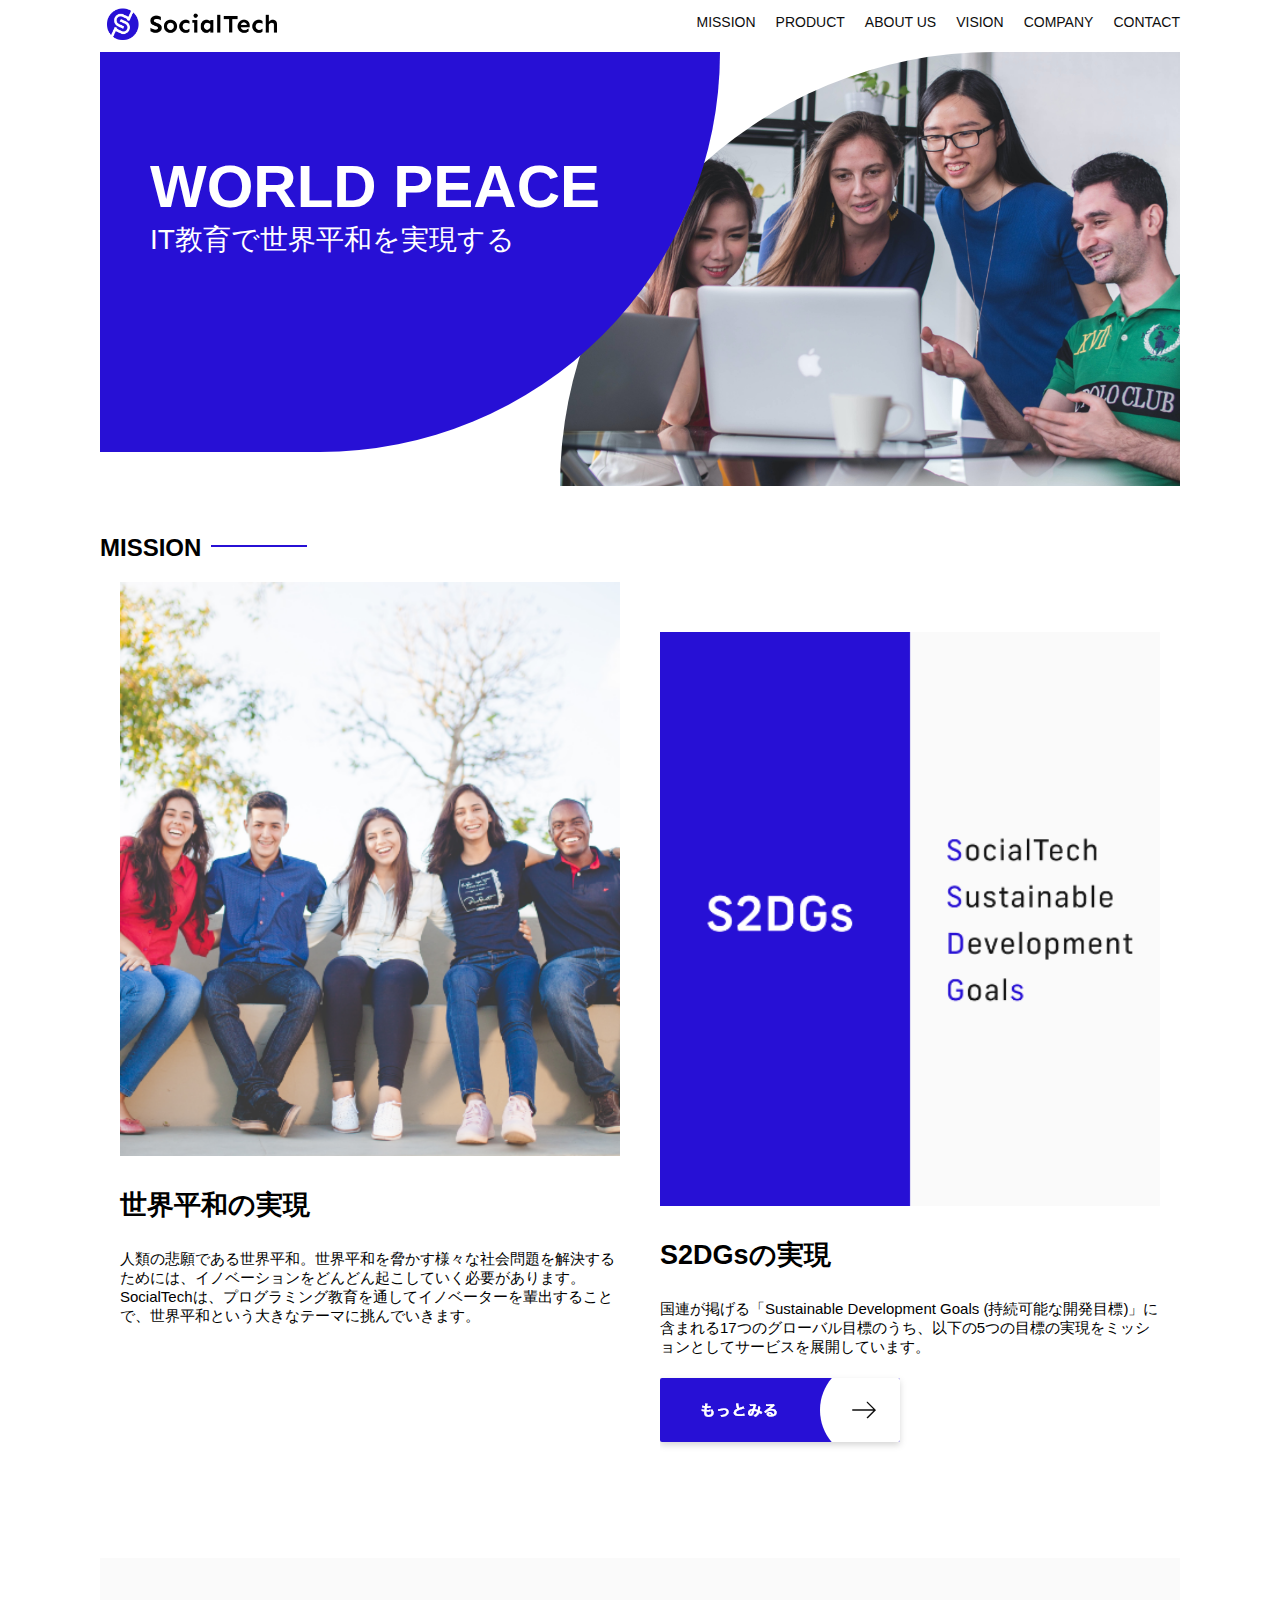
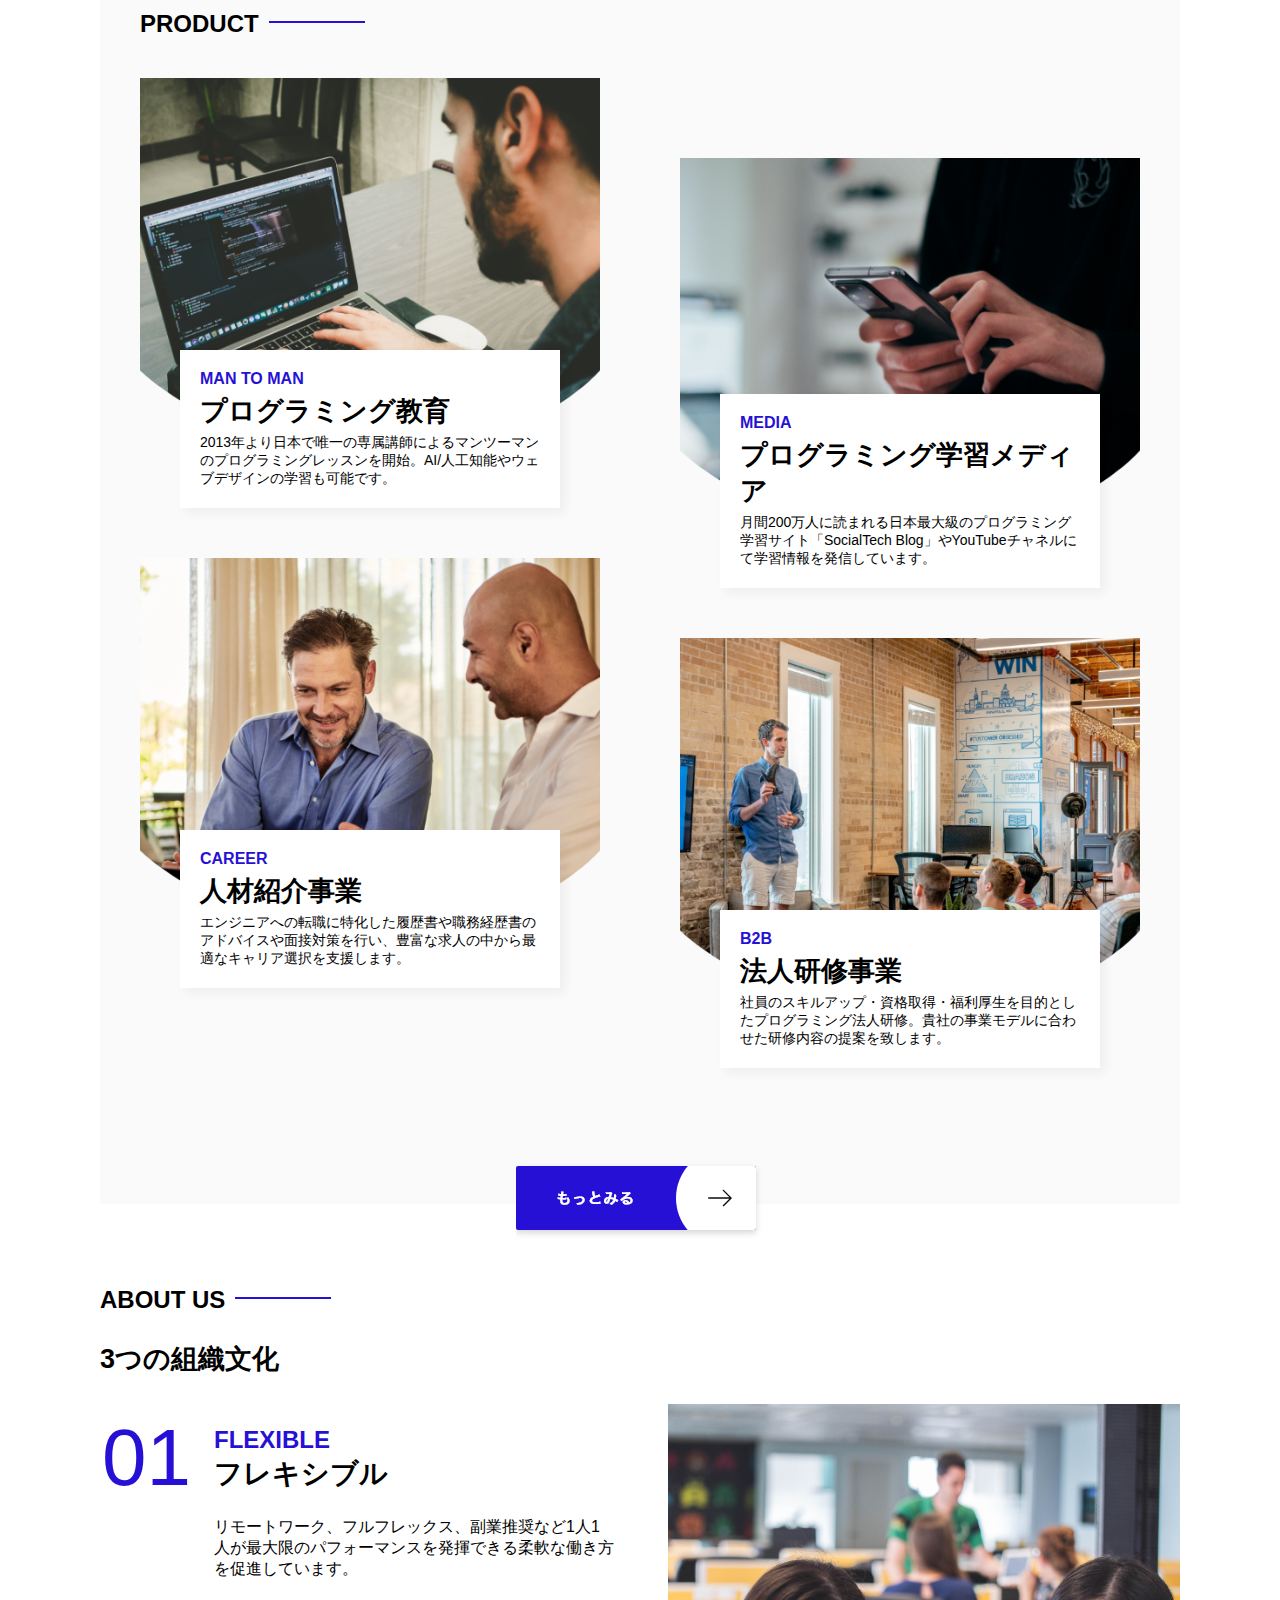
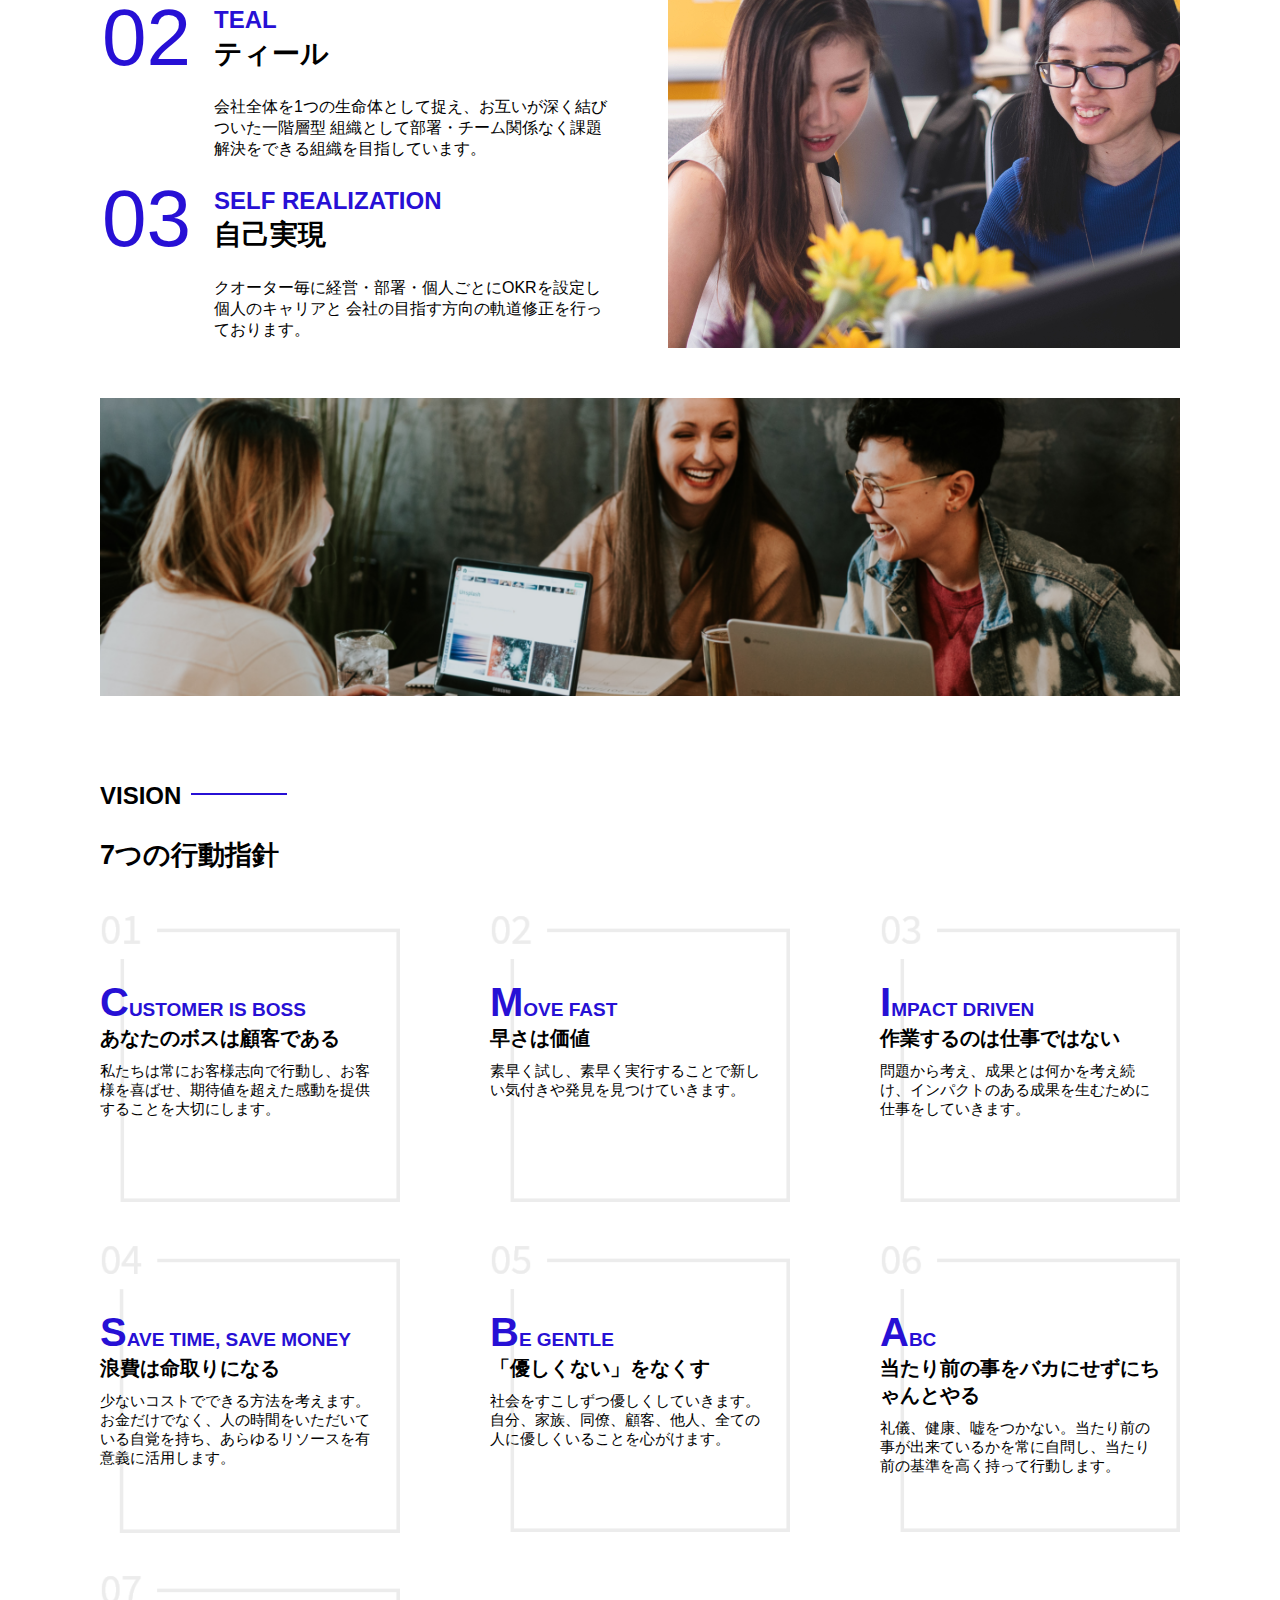
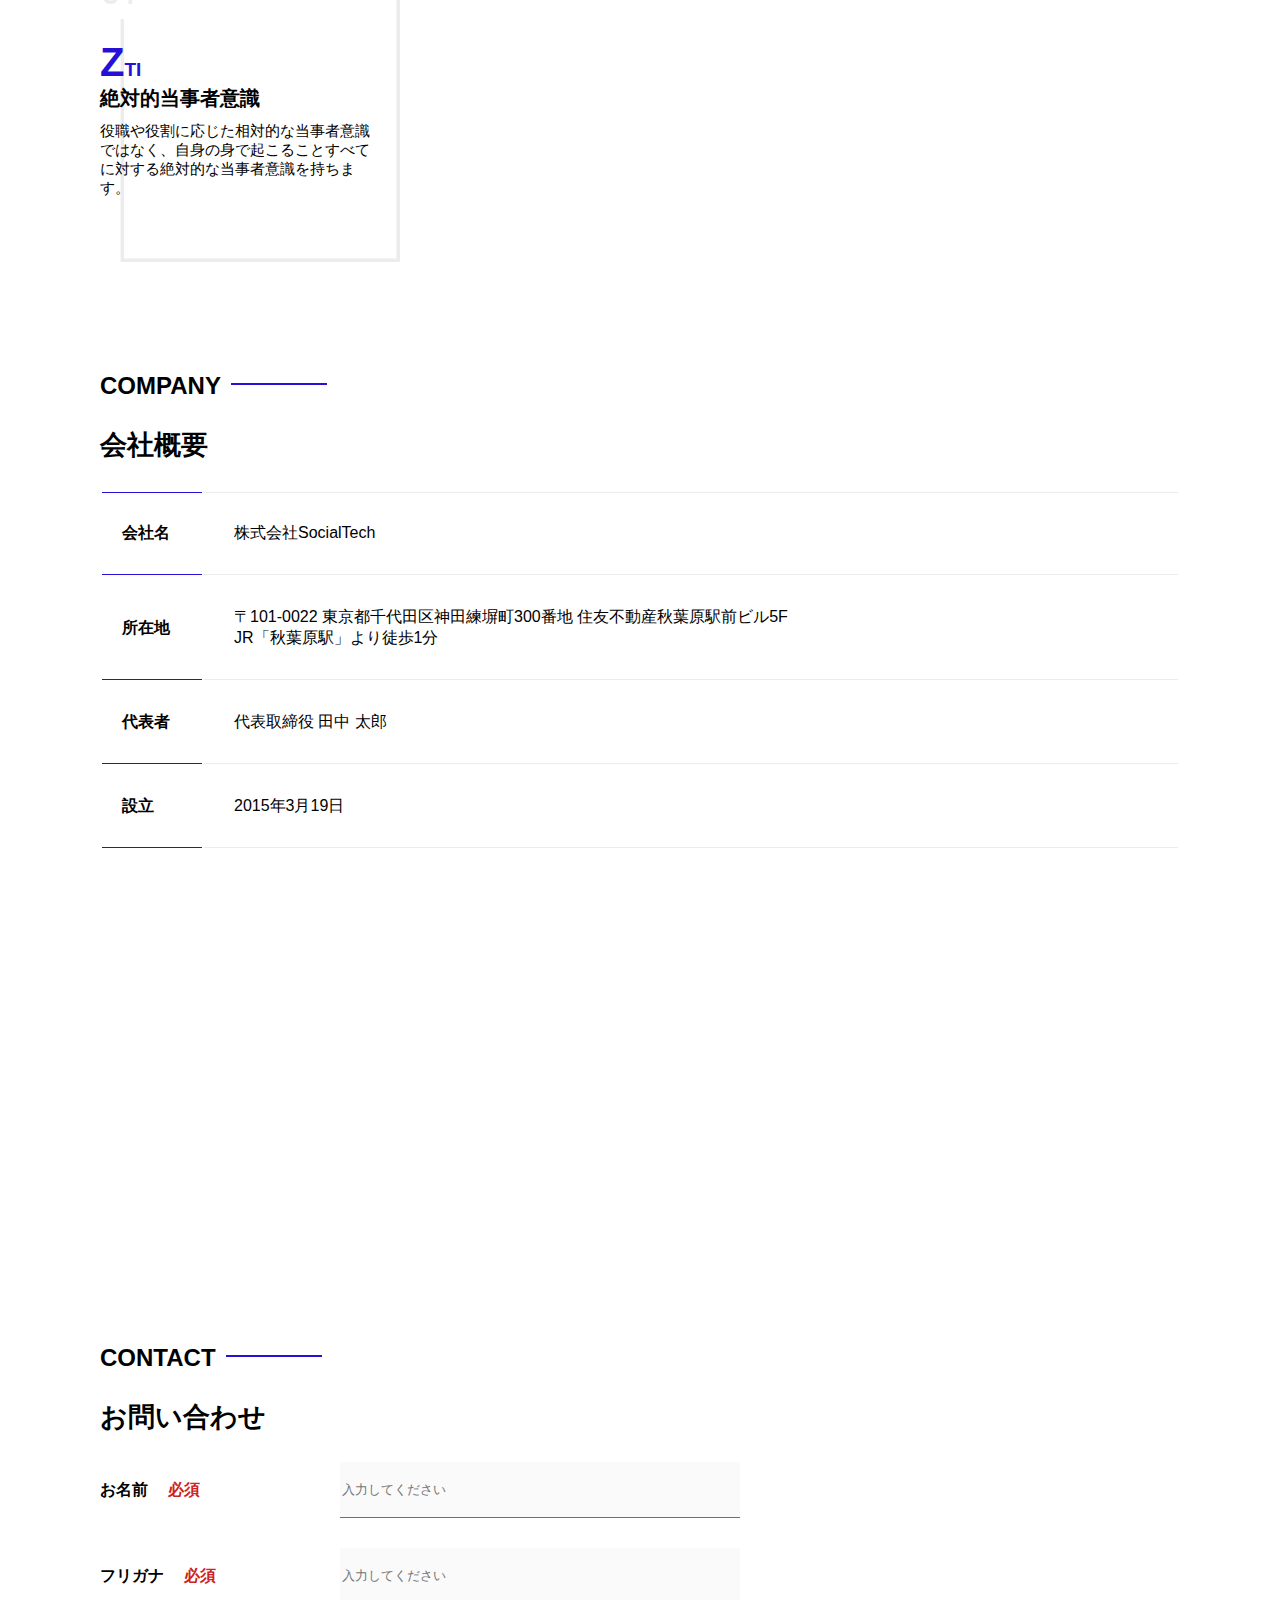
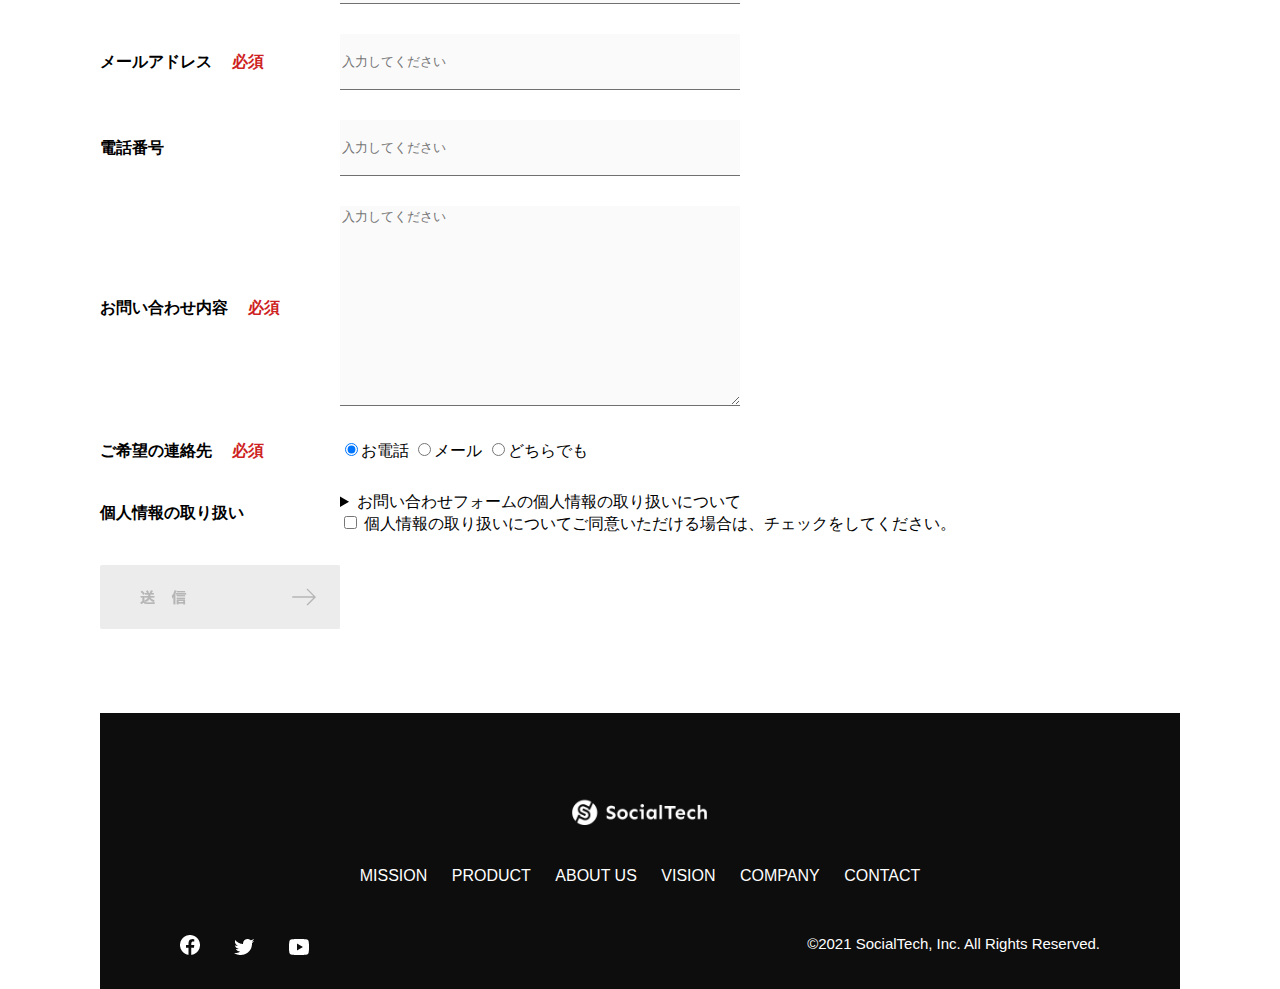
<file: index.html>
<!DOCTYPE html>
<html lang="ja">
  <head>
    <title>SocialTech</title>
    <meta charset="UTF-8">
    <meta name="viewport" content="width=device-width, initial-scale=1.0">
    <meta name="description" content="SocialTechはEdTech業界のリーディングカンパニーを目指します">
    <link rel="stylesheet" href="style.css">
  </head>
  <body>
    <!-- ヘッダー -->
    <header>
      <!-- ロゴ -->
      <a href="index.html" id="logo">
        <img src="images/logo.png" alt="トップページに戻る">
      </a>
      <!-- PC用ナビゲーション -->
      <nav id="nav-pc">
        <ul>
          <li><a href="mission.html">MISSION</a></li>
          <li><a href="product.html">PRODUCT</a></li>
          <li><a href="index.html#aboutus">ABOUT US</a></li>
          <li><a href="index.html#vision">VISION</a></li>
          <li><a href="index.html#company">COMPANY</a></li>
          <li><a href="index.html#contact">CONTACT</a></li>
        </ul>
      </nav>
      <!-- スマホ用メニューボタン -->
      <button id="menu-sp" onclick="document.getElementById('nav-sp').style.display = 'block'">
        <img src="images/button-menu.png" alt="ナビゲーションを開く">
      </button>
      <!-- スマホ用ナビゲーション -->
      <!-- nav-spというidを持つ要素（今回の場合はスマートフォン用ナビゲーション）に対し、クリック（タップ）時にdisplay: none;というスタイルを適用する -->
      <div id="nav-sp">
        <button id="close" onclick="document.getElementById('nav-sp').style.display = 'none'">
          <img src="images/button-close.png" alt="ナビゲーションを閉じる">
        </button>

        <nav>
          <ul>
            <li>
              <a id="logo-sp" href="index.html" onclick="document.getElementById('nav-sp').style.display = 'none'"><img src="images/logo-sp.png" alt="トップページに戻る"></a>
            </li>
            <li><a class="menu" href="mission.html" onclick="document.getElementById('nav-sp').style.display = 'none'">MISSION</a></li>
            <li><a class="menu" href="product.html" onclick="document.getElementById('nav-sp').style.display = 'none'">PRODUCT</a></li>
            <li><a class="menu" href="index.html#aboutus" onclick="document.getElementById('nav-sp').style.display = 'none'">ABOUT US</a></li>
            <li><a class="menu" href="index.html#vision" onclick="document.getElementById('nav-sp').style.display = 'none'">VISION</a></li>
            <li><a class="menu" href="index.html#company" onclick="document.getElementById('nav-sp').style.display = 'none'">COMPANY</a></li>
            <li><a class="menu" href="index.html#contact" onclick="document.getElementById('nav-sp').style.display = 'none'">CONTACT</a></li>
          </ul>
        </nav>
        <div id="sns">
          <a href="https://www.facebook.com/sejuku2013">
            <img src="images/button-facebook.png" alt="Facebookのリンク">
          </a>
          <a href="https://twitter.com/samuraijuku">
            <img src="images/button-twitter.png" alt="Twitterのリンク">
          </a>
          <a href="https://www.youtube.com/channel/UCCFOQO5aDK0xXam4cUQXT8g">
            <img src="images/button-youtube.png" alt="YouTubeのリンク">
          </a>
        </div>    
      </div>
 </header>
 <main>
  <article>
    <!-- メインビジュアル -->
    <section id="main-visual">
      <div id="main-message">
        <h1>WORLD PEACE</h1>
        <p>IT教育で世界平和を実現する</p>
      </div>
      <img src="images/index/index-main.png" alt="PCの周りに集まる多国籍の仲間たち">
    </section>     
    <!-- ミッション -->
    <section id="mission">
      <h2 class="index-h2">MISSION</h2>
      <div id="mission-flex">
        <div>
          <img id="mission-photo" src="images/index/index-mission.png" alt="屋外のベンチで写真を撮影する多国籍の仲間たち">
          <h3>世界平和の実現</h3>
          <p>人類の悲願である世界平和。世界平和を脅かす様々な社会問題を解決するためには、イノベーションをどんどん起こしていく必要があります。SocialTechは、プログラミング教育を通してイノベーターを輩出することで、世界平和という大きなテーマに挑んでいきます。
          </p>
        </div>
        <div>
          <img id="s2dgs" src="images/index/s2dgs.png" alt="S2DGs">
          <h3>S2DGsの実現</h3>
          <p>国連が掲げる「Sustainable Development Goals (持続可能な開発目標)」に含まれる17つのグローバル目標のうち、以下の5つの目標の実現をミッションとしてサービスを展開しています。</p>
          <a href="mission.html">
            <img src="images/button-more.png" alt="もっとみる">     
          </a>
        </div>
      </div>
    </section>
    <!-- プロダクト -->
    <section id="product">
      <h2 class="index-h2">PRODUCT</h2>
      <div class="product-flex">
        <div id="product-left">
          <div>
            <img class="product-photo" src="images/index/index-mantoman.png" alt="PCでコードを書く男性">
            <div class="product-explain">
              <span>MAN TO MAN</span>
              <h3>プログラミング教育</h3>
              <p>2013年より日本で唯一の専属講師によるマンツーマンのプログラミングレッスンを開始。AI/人工知能やウェブデザインの学習も可能です。</p>
            </div>
          </div>
          <div>
            <img class="product-photo" src="images/index/index-career.png" alt="笑顔で話し合う2人の男性">
            <div class="product-explain">
              <span>CAREER</span>
              <h3>人材紹介事業</h3>
              <p>エンジニアへの転職に特化した履歴書や職務経歴書のアドバイスや面接対策を行い、豊富な求人の中から最適なキャリア選択を支援します。</p>
            </div>
          </div>  
        </div>
        <div id="product-right">
          <div>
            <img class="product-photo" src="images/index/index-media.png" alt="スマートフォンを操作する人">
            <div class="product-explain">
              <span>MEDIA</span>
              <h3>プログラミング学習メディア</h3>
              <p>月間200万人に読まれる日本最大級のプログラミング学習サイト「SocialTech Blog」やYouTubeチャネルにて学習情報を発信しています。</p>
            </div>
          </div>
          <div>
            <img class="product-photo" src="images/index/index-b2b.png" alt="講演中の男性とそれを聴く人々">
            <div class="product-explain">
              <span>B2B</span>
              <h3>法人研修事業</h3>
              <p>社員のスキルアップ・資格取得・福利厚生を目的としたプログラミング法人研修。貴社の事業モデルに合わせた研修内容の提案を致します。</p>
            </div>
          </div>
        </div>
      </div>
      <div id="product-more">
        <a href="product.html">
          <img src="images/button-more.png" alt="もっとみる">
        </a>
      </div>
    </section>
    <!-- ABOUT US -->
    <section id="aboutus">
      <h2 class="index-h2">ABOUT US</h2>
      <h3>3つの組織文化</h3>
      <div>
        <table class="culture-table">
          <tr>
            <td class="culture-num">01</td>
            <th><span class="culture-en">FLEXIBLE</span><br>フレキシブル</th>
          </tr>
          <tr>
            <td>
              <!-- 空のセル -->
            </td>
            <td class="culture-description">リモートワーク、フルフレックス、副業推奨など1人1人が最大限のパフォーマンスを発揮できる柔軟な働き方を促進しています。</td>
          </tr>
          <tr>
            <td class="culture-num">02</td>
            <th><span class="culture-en">TEAL</span><br>ティール</th>
          </tr>
          <tr>
            <td>
              <!-- 空のセル -->
            </td>
            <td class="culture-description">会社全体を1つの生命体として捉え、お互いが深く結びついた一階層型 組織として部署・チーム関係なく課題解決をできる組織を目指しています。</td>
          </tr>
          <tr>
            <td class="culture-num">03</td>
            <th><span class="culture-en">SELF REALIZATION</span><br>自己実現</th>
          </tr>
          <tr>
            <td>
              <!-- 空のセル -->
            </td>
            <td class="culture-description">クオーター毎に経営・部署・個人ごとにOKRを設定し個人のキャリアと 会社の目指す方向の軌道修正を行っております。</td>
          </tr>
        </table>
        <img class="culture-img" src="images/index/index-aboutus1.png" alt="笑顔で話し合う2人の女性">
      </div>
      <img class="culture-img2" src="images/index/index-aboutus2.png" alt="笑顔で話し合う3人の男女">
    </section>
    <!-- VISION -->
    <section id="vision">
      <h2 class="index-h2">VISION</h2>
      <h3>7つの行動指針</h3>
      <div>
        <div class="vision-box">
          <img src="images/index/vision-01.png" alt="01">
          <div>
            <h4>CUSTOMER IS BOSS</h4>
            <h5>あなたのボスは顧客である</h5>
            <p>私たちは常にお客様志向で行動し、お客様を喜ばせ、期待値を超えた感動を提供することを大切にします。</p>
          </div>
        </div>
        <div class="vision-box">
          <img src="images/index/vision-02.png" alt="02">
          <div>
            <h4>MOVE FAST</h4>
            <h5>早さは価値</h5>
            <p>素早く試し、素早く実行することで新しい気付きや発見を見つけていきます。</p>
          </div>
        </div>
        <div class="vision-box">
          <img src="images/index/vision-03.png" alt="03">
          <div>
            <h4>IMPACT DRIVEN</h4>
            <h5>作業するのは仕事ではない</h5>
            <p>問題から考え、成果とは何かを考え続け、インパクトのある成果を生むために仕事をしていきます。</p>
          </div>
        </div>
        <div class="vision-box">
          <img src="images/index/vision-04.png" alt="04">
          <div>
            <h4>SAVE TIME, SAVE MONEY</h4>
            <h5>浪費は命取りになる</h5>
            <p>少ないコストでできる方法を考えます。お金だけでなく、人の時間をいただいている自覚を持ち、あらゆるリソースを有意義に活用します。</p>
          </div>
        </div>
        <div class="vision-box">
          <img src="images/index/vision-05.png" alt="05">
          <div>
            <h4>BE GENTLE</h4>
            <h5>「優しくない」をなくす</h5>
            <p>社会をすこしずつ優しくしていきます。自分、家族、同僚、顧客、他人、全ての人に優しくいることを心がけます。</p>
          </div>
        </div>
        <div class="vision-box">
          <img src="images/index/vision-06.png" alt="06">
          <div>
            <h4>ABC</h4>
            <h5>当たり前の事をバカにせずにちゃんとやる</h5>
            <p>礼儀、健康、嘘をつかない。当たり前の事が出来ているかを常に自問し、当たり前の基準を高く持って行動します。</p>
          </div>
        </div>
        <div class="vision-box">
          <img src="images/index/vision-07.png" alt="07">
          <div>
            <h4>ZTI</h4>
            <h5>絶対的当事者意識</h5>
            <p>役職や役割に応じた相対的な当事者意識ではなく、自身の身で起こることすべてに対する絶対的な当事者意識を持ちます。</p>
          </div>
        </div>
      </div>
    </section>
    <!-- COMPANY -->
    <section id="company">
      <h2 class="index-h2">COMPANY</h2>
      <h3>会社概要</h3>
        <table id="company-table">
          <tr>
            <th class="tableheader tableheader-first">会社名</th>
            <td class="cell cell-first">株式会社SocialTech</td>
          </tr>
          <tr>
            <th class="tableheader">所在地</th>
            <td class="cell">〒101-0022 東京都千代田区神田練塀町300番地 住友不動産秋葉原駅前ビル5F<br>JR「秋葉原駅」より徒歩1分</td>
          </tr>
          <tr>
            <th class="tableheader">代表者</th>
            <td class="cell">代表取締役 田中 太郎</td>
          </tr>
          <tr>
            <th class="tableheader">設立</th>
            <td class="cell">2015年3月19日</td>
          </tr>
        </table>
        <iframe
          src="https://www.google.com/maps/embed?pb=!1m14!1m8!1m3!1d12960.275416078066!2d139.7746526!3d35.6999232!3m2!1i1024!2i768!4f13.1!3m3!1m2!1s0x60188fee13660e23%3A0x77137876edf742ac!2z5L2P5Y-L5LiN5YuV55Sj56eL6JGJ5Y6f6aeF5YmN44OT44Or!5e0!3m2!1sja!2sjp!4v1733148648154!5m2!1sja!2sjp" width="600" height="450" style="border:0;" allowfullscreen="" loading="lazy" referrerpolicy="no-referrer-when-downgrade"
          style="border: 0" allowfullscreen="" loading="lazy">
        </iframe>              
    </section>
    <!-- お問い合わせフォーム -->
    <section id="contact">
      <h2 class="index-h2">CONTACT</h2>
      <h3>お問い合わせ</h3>
      <form>
        <div>
          <div class="contact-heading">
            <label class="contact-label">お名前<span class="contact-span">必須</span></label>
          </div>
          <div>
            <input type="text" name="name" placeholder="入力してください" class="contact-textbox">
          </div>                    
        </div>
        <div>
          <div class="contact-heading">
            <label class="contact-label">フリガナ<span class="contact-span">必須</span></label>
          </div>
          <div>
            <input type="text" name="hurigana" placeholder="入力してください" class="contact-textbox">
          </div>
        </div>
        <div>
          <div class="contact-heading">
            <label class="contact-label">メールアドレス<span class="contact-span">必須</span></label>
          </div>
          <div>
            <input type="text" name="email" placeholder="入力してください" class="contact-textbox">
          </div>
        </div>
        <div>
          <div class="contact-heading">
            <label class="contact-label">電話番号</label>
          </div>
          <div>
            <input type="text" name="tel" placeholder="入力してください" class="contact-textbox">
          </div>
        </div>
        <div>
          <div class="contact-heading">
            <label class="contact-label">お問い合わせ内容<span class="contact-span">必須</span></label>
          </div>
          <div>
            <textarea class="contact-textarea" placeholder="入力してください" name="message"></textarea>
          </div>
        </div>
        <div>
          <div class="contact-heading">
            <label class="contact-label">ご希望の連絡先<span class="contact-span">必須</span></label>
          </div>
          <div>
            <input class="radiobutton" type="radio" value="tel" name="contact" checked><label>お電話</label>
            <input class="radiobutton" type="radio" value="mail" name="contact"><label>メール</label>
            <input class="radiobutton" type="radio" value="both" name="contact"><label>どちらでも</label>
          </div>
        </div>
        <div>
          <div class="contact-heading">
            <label class="contact-label">個人情報の取り扱い</label>
          </div>
          <div>
            <details>
              <summary>お問い合わせフォームの個人情報の取り扱いについて</summary>
              <div>
                <dl>
                  <dt>１．組織の名称又は氏名</dt>
                  <dd>株式会社SocialTech</dd>
                  <dt>２．個人情報保護管理者（若しくはその代理人）の氏名又は職名、所属及び連絡先</dt>
                  <dd>
                    <p>鈴木 一郎 コーポレート部</p>
                    <p>メールアドレス：samurai@example.com</p>
                    <p>TEL：03-1234-5678</p>
                  </dd>
                  <dt>３．個人情報の利用目的</dt>
                  <dd>
                    <ul>
                      <li>・本サービス及び本サービスに関連する情報の提供又はそれらに関する連絡のため</li>
                      <li>・ユーザーの本人確認のため</li>
                      <li>・当社サービスのご案内のため</li>
                      <li>・当社の商品等の広告または宣伝（電子メールによるものを含むものとします。）</li>
                    </ul>
                  </dd>
                  <dt>４．個人情報の取り扱い業務の委託</dt>
                  <dd>個人情報の取扱業務の全部または一部を外部に業務委託する場合があります。その際、弊社は、個人情報を適切に保護できる管理体制を敷き実行していることを条件として委託先を厳選したうえで、機密保持契約を委託先と締結し、お客様の個人情報を厳密に管理させます。</dd>
                  <dt>５．個人情報の開示等の請求</dt>
                  <dd>
                    お客様は、弊社に対してご自身の個人情報の開示等（利用目的の通知、開示、内容の訂正・追加・削除、利用の停止または消去、第三者への提供の停止）に関して、当社問合わせ窓口に申し出ることができます。<br>
                    その際、弊社はお客様ご本人を確認させていただいたうえで、合理的な期間内に対応いたします。<br>
                    なお、個人情報に関する弊社問合わせ先は、次の通りです。
                  </dd>
                  <dd>
                    <p>株式会社SocialTech　個人情報問合せ窓口</p>
                    <p>〒150-0043　東京都千代田区神田練塀町300番地 住友不動産秋葉原駅前ビル5F</p>
                    <p>メールアドレス：samurai@example.com　TEL：03-1234-5678</p>
                  </dd>

                  <dt>６．個人情報を提供されることの任意性について</dt>
                  <dd>お客様がご自身の個人情報を弊社に提供されるか否かは、お客様のご判断によりますが、もしご提供されない場合には、適切なサービスが提供できない場合がありますので予めご了承ください。</dd>
                </dl>
              </div>
            </details>
            <input type="checkbox" name="agree">
            <span>個人情報の取り扱いについてご同意いただける場合は、チェックをしてください。</span>
          </div>
        </div>
        <input type="image" src="images/button-submit.png" alt="送信する">          
      </form>
    </section>
  </article>
</main>
  <footer>
    <div id="footer-logo">
      <img src="images/logo-sp.png" alt="SocialTech">
    </div>
    <div id="footer-link">
      <a href="mission.html">MISSION</a>
      <a href="product.html">PRODUCT</a>
      <a href="index.html#aboutus">ABOUT US</a>
      <a href="index.html#vision">VISION</a>
      <a href="index.html#company">COMPANY</a>
      <a href="index.html#contact">CONTACT</a>
    </div>
    <div id="sns-footer">
      <div class="sns-btns">
        <a href="https://www.facebook.com/sejuku2013"><img src="images/button-facebook.png" alt="Facebookのリンク"></a>
        <a href="https://twitter.com/samuraijuku"><img src="images/button-twitter.png" alt="Twitterのリンク"></a>
        <a href="https://www.youtube.com/channel/UCCFOQO5aDK0xXam4cUQXT8g"><img src="images/button-youtube.png" alt="YouTubeのリンク"></a>
      </div>
      <p id="copyright">&copy;2021 SocialTech, Inc. All Rights Reserved.</p>
    </div>
  </footer>
</body>  
</html>
</file>
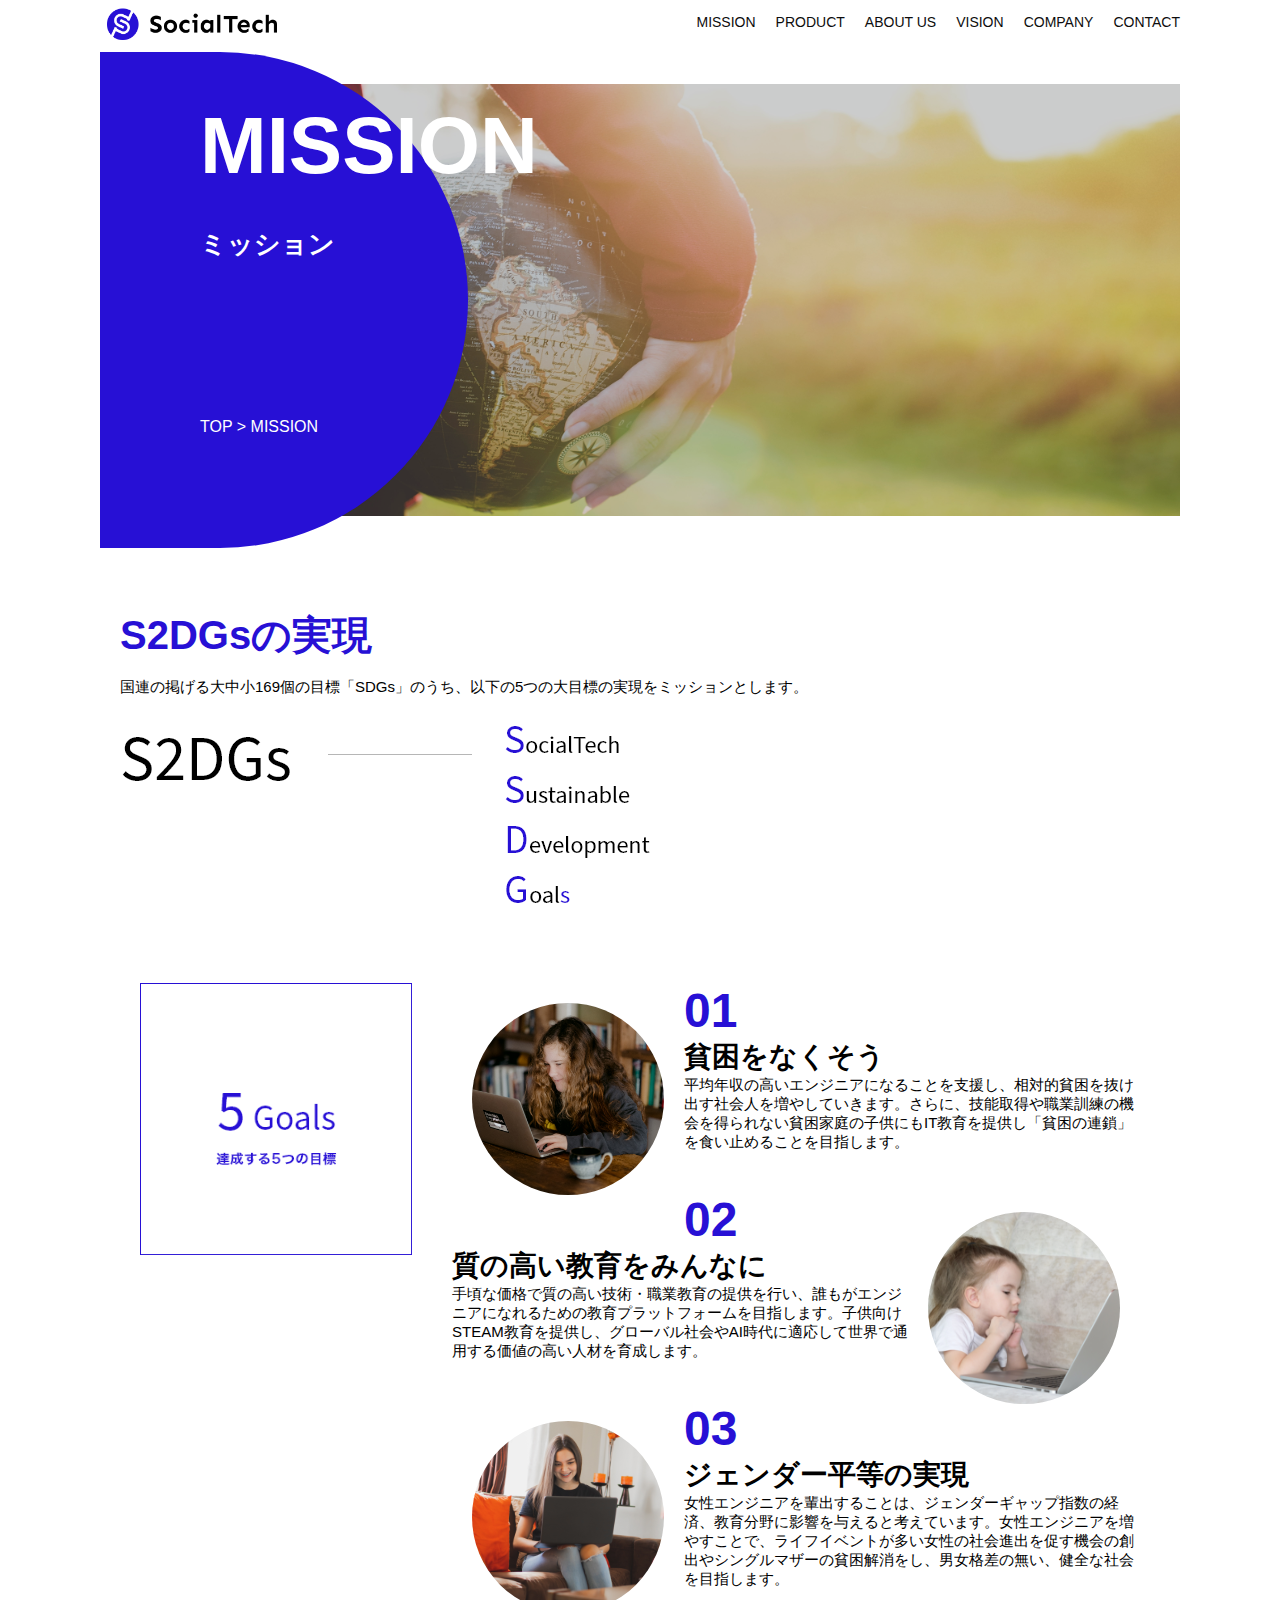
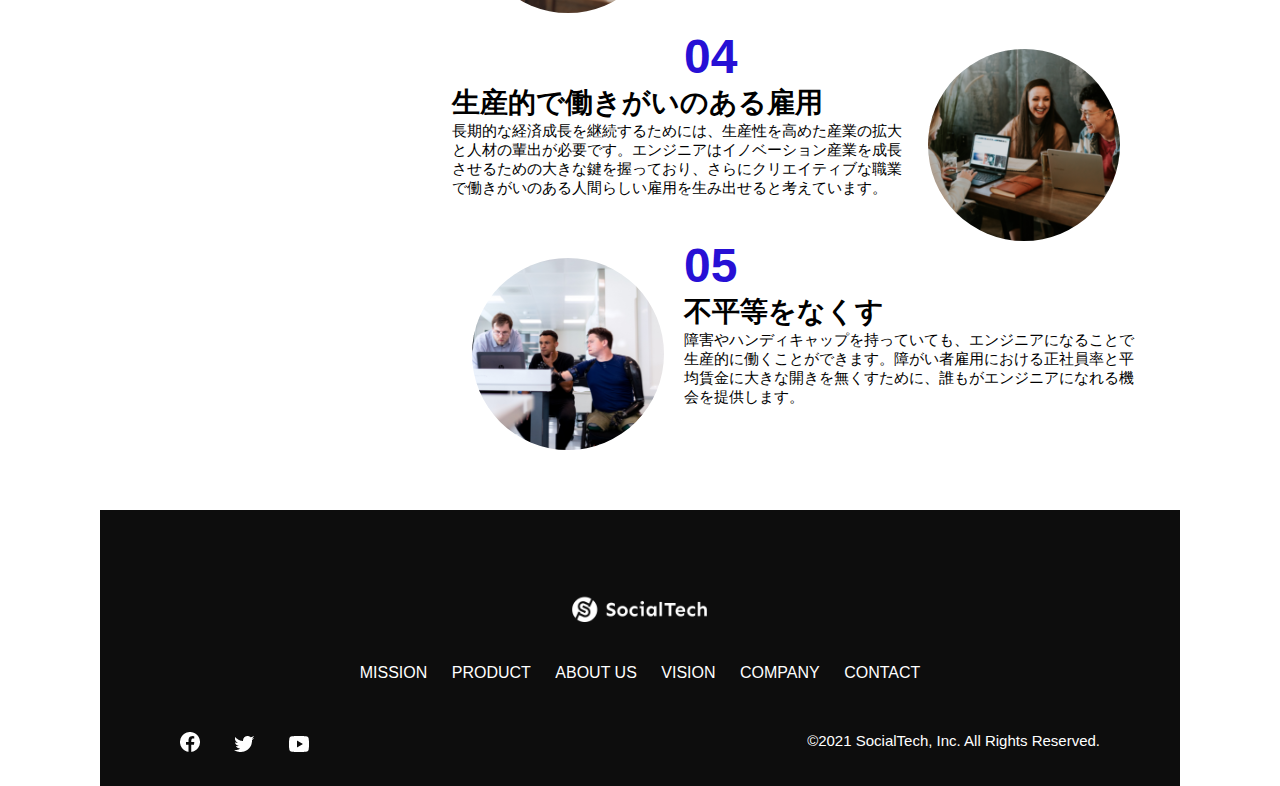
<file: mission.html>
<!DOCTYPE html>
<html lang="ja">
  <head>
    <title>SocialTech - MISSION ミッション -</title>
    <meta charset="UTF-8">
    <meta name="viewport" content="width=device-width, initial-scale=1.0">
    <meta name="description" content="SocialTechが目指す5つの目標（S2DGs）を紹介します">
    <link rel="stylesheet" href="style.css">
  </head>
  <body>
    <!-- ヘッダー -->
    <header>
      <!-- ロゴ -->
      <a href="index.html" id="logo">
        <img src="images/logo.png" alt="トップページに戻る">
      </a>
      <!-- PC用ナビゲーション -->
       <nav id="nav-pc">
        <ul>
          <li><a href="mission.html">MISSION</a></li>
          <li><a href="product.html">PRODUCT</a></li>
          <li><a href="index.html#aboutus">ABOUT US</a></li>
          <li><a href="index.html#vision">VISION</a></li>
          <li><a href="index.html#company">COMPANY</a></li>
          <li><a href="index.html#contact">CONTACT</a></li>
        </ul>
       </nav>
        <!-- スマホ用メニューボタン -->
         <button id="menu-sp" onclick="document.getElementById('nav-sp').style.display = 'block'">
          <img src="images/button-menu.png" alt="ナビゲーションを開く">
         </button>
         <!-- スマホ用ナビゲーション -->
          <!-- nav-spというidを持つ要素（今回の場合はスマートフォン用ナビゲーション）に対し、クリック（タップ）時にdisplay: none;というスタイルを適用する -->
          <div id="nav-sp">
            <button id="close" onclick="document.getElementById('nav-sp').style.display = 'none'">
              <img src="images/button-close.png" alt="ナビゲーションを閉じる">
            </button>

            <nav>
              <ul>
                <li>
                  <a id="logo-sp" href="index.html" onclick="document.getElementById('nav-sp').style.display = 'none'"><img src="images/logo-sp.png" alt="トップページに戻る"></a>
                </li>
                <li><a class="menu" href="mission.html" onclick="document.getElementById('nav-sp').style.display = 'none'">MISSION</a></li>
                <li><a class="menu" href="product.html" onclick="document.getElementById('nav-sp').style.display = 'none'">PRODUCT</a></li>
                <li><a class="menu" href="index.html#aboutus" onclick="document.getElementById('nav-sp').style.display = 'none'">ABOUT US</a></li>
                <li><a class="menu" href="index.html#vision" onclick="document.getElementById('nav-sp').style.display = 'none'">VISION</a></li>
                <li><a class="menu" href="index.html#company" onclick="document.getElementById('nav-sp').style.display = 'none'">COMPANY</a></li>
                <li><a class="menu" href="index.html#contact" onclick="document.getElementById('nav-sp').style.display = 'none'">CONTACT</a></li>
              </ul>
             </nav>
             <div id="sns">
              <a href="https://www.facebook.com/sejuku2013">
                <img src="images/button-facebook.png" alt="Facebookのリンク">
              </a>
              <a href="https://twitter.com/samuraijuku">
                <img src="images/button-twitter.png" alt="Twitterのリンク">
              </a>
              <a href="https://www.youtube.com/channel/UCCFOQO5aDK0xXam4cUQXT8g">
                <img src="images/button-youtube.png" alt="YouTubeのリンク">
              </a>
             </div>    
          </div>
    </header>

    <main>
      <article>
        <section id="mission-main">
          <div class="mission-main-inner">
            <div id="mission-title">
              <h1>MISSION<br><span>ミッション</span></h1>
              <p>TOP > MISSION</p>
            </div>
          </div>
        </section>

        <section id="mission-s2dgs">
          <h2 class="mission-h2">S2DGsの実現</h2>
          <p>国連の掲げる大中小169個の目標「SDGs」のうち、以下の5つの大目標の実現をミッションとします。</p>
          <img src="images/mission/mission-s2dgs.png" alt="S2DGs">
        </section>
        <section id="mission-five-goals">
          <div class="five-goals-image">
            <img src="images/mission/mission-5goals.png" alt="5Goals">
          </div>
          <div class="five-goals-read">
            <div>
              <img class="fivegoals-image-left" src="images/mission/mission-5goals01.png" alt="PCを操作する女の子">
              <span class="fivegoals-number">01</span>
              <h3 class="fivegoals-h3">貧困をなくそう</h3>
              <p class="fivegoals-p">平均年収の高いエンジニアになることを支援し、相対的貧困を抜け出す社会人を増やしていきます。さらに、技能取得や職業訓練の機会を得られない貧困家庭の子供にもIT教育を提供し「貧困の連鎖」を食い止めることを目指します。</p>
            </div>
            <div>
              <img class="fivegoals-image-right" src="images/mission/mission-5goals02.png" alt="PCを見つめる小さい女の子">
              <span class="fivegoals-number">02</span>
              <h3 class="fivegoals-h3">質の高い教育をみんなに</h3>
              <p class="fivegoals-p">手頃な価格で質の高い技術・職業教育の提供を行い、誰もがエンジニアになれるための教育プラットフォームを目指します。子供向けSTEAM教育を提供し、グローバル社会やAI時代に適応して世界で通用する価値の高い人材を育成します。</p>
            </div>
            <div>
              <img class="fivegoals-image-left" src="images/mission/mission-5goals03.png" alt="PCを操作する女性">
              <span class="fivegoals-number">03</span>
              <h3 class="fivegoals-h3">ジェンダー平等の実現</h3>
              <p class="fivegoals-p">女性エンジニアを輩出することは、ジェンダーギャップ指数の経済、教育分野に影響を与えると考えています。女性エンジニアを増やすことで、ライフイベントが多い女性の社会進出を促す機会の創出やシングルマザーの貧困解消をし、男女格差の無い、健全な社会を目指します。</p>
            </div>
            <div>
              <img class="fivegoals-image-right" src="images/mission/mission-5goals04.png" alt="笑顔で話し合う3人の男女">
              <span class="fivegoals-number">04</span>
              <h3 class="fivegoals-h3">生産的で働きがいのある雇用</h3>
              <p class="fivegoals-p">長期的な経済成長を継続するためには、生産性を高めた産業の拡大と人材の輩出が必要です。エンジニアはイノベーション産業を成長させるための大きな鍵を握っており、さらにクリエイティブな職業で働きがいのある人間らしい雇用を生み出せると考えています。</p>
            </div>
            <div>
              <img class="fivegoals-image-left" src="images/mission/mission-5goals05.png" alt="障害を持つ男性が生き生きと働く様子">
              <span class="fivegoals-number">05</span>
              <h3 class="fivegoals-h3">不平等をなくす</h3>
              <p class="fivegoals-p">障害やハンディキャップを持っていても、エンジニアになることで生産的に働くことができます。障がい者雇用における正社員率と平均賃金に大きな開きを無くすために、誰もがエンジニアになれる機会を提供します。</p>
            </div>
          </div>

        </section>
      </article>

    </main>
      <footer>
        <div id="footer-logo">
          <img src="images/logo-sp.png" alt="SocialTech">
        </div>
        <div id="footer-link">
          <a href="mission.html">MISSION</a>
          <a href="product.html">PRODUCT</a>
          <a href="index.html#aboutus">ABOUT US</a>
          <a href="index.html#vision">VISION</a>
          <a href="index.html#company">COMPANY</a>
          <a href="index.html#contact">CONTACT</a>
        </div>
        <div id="sns-footer">
          <div class="sns-btns">
            <a href="https://www.facebook.com/sejuku2013"><img src="images/button-facebook.png" alt="Facebookのリンク"></a>
            <a href="https://twitter.com/samuraijuku"><img src="images/button-twitter.png" alt="Twitterのリンク"></a>
            <a href="https://www.youtube.com/channel/UCCFOQO5aDK0xXam4cUQXT8g"><img src="images/button-youtube.png" alt="YouTubeのリンク"></a>
          </div>
          <p id="copyright">&copy;2021 SocialTech, Inc. All Rights Reserved.</p>
        </div>
      </footer>
  </body>  
</html>
</file>
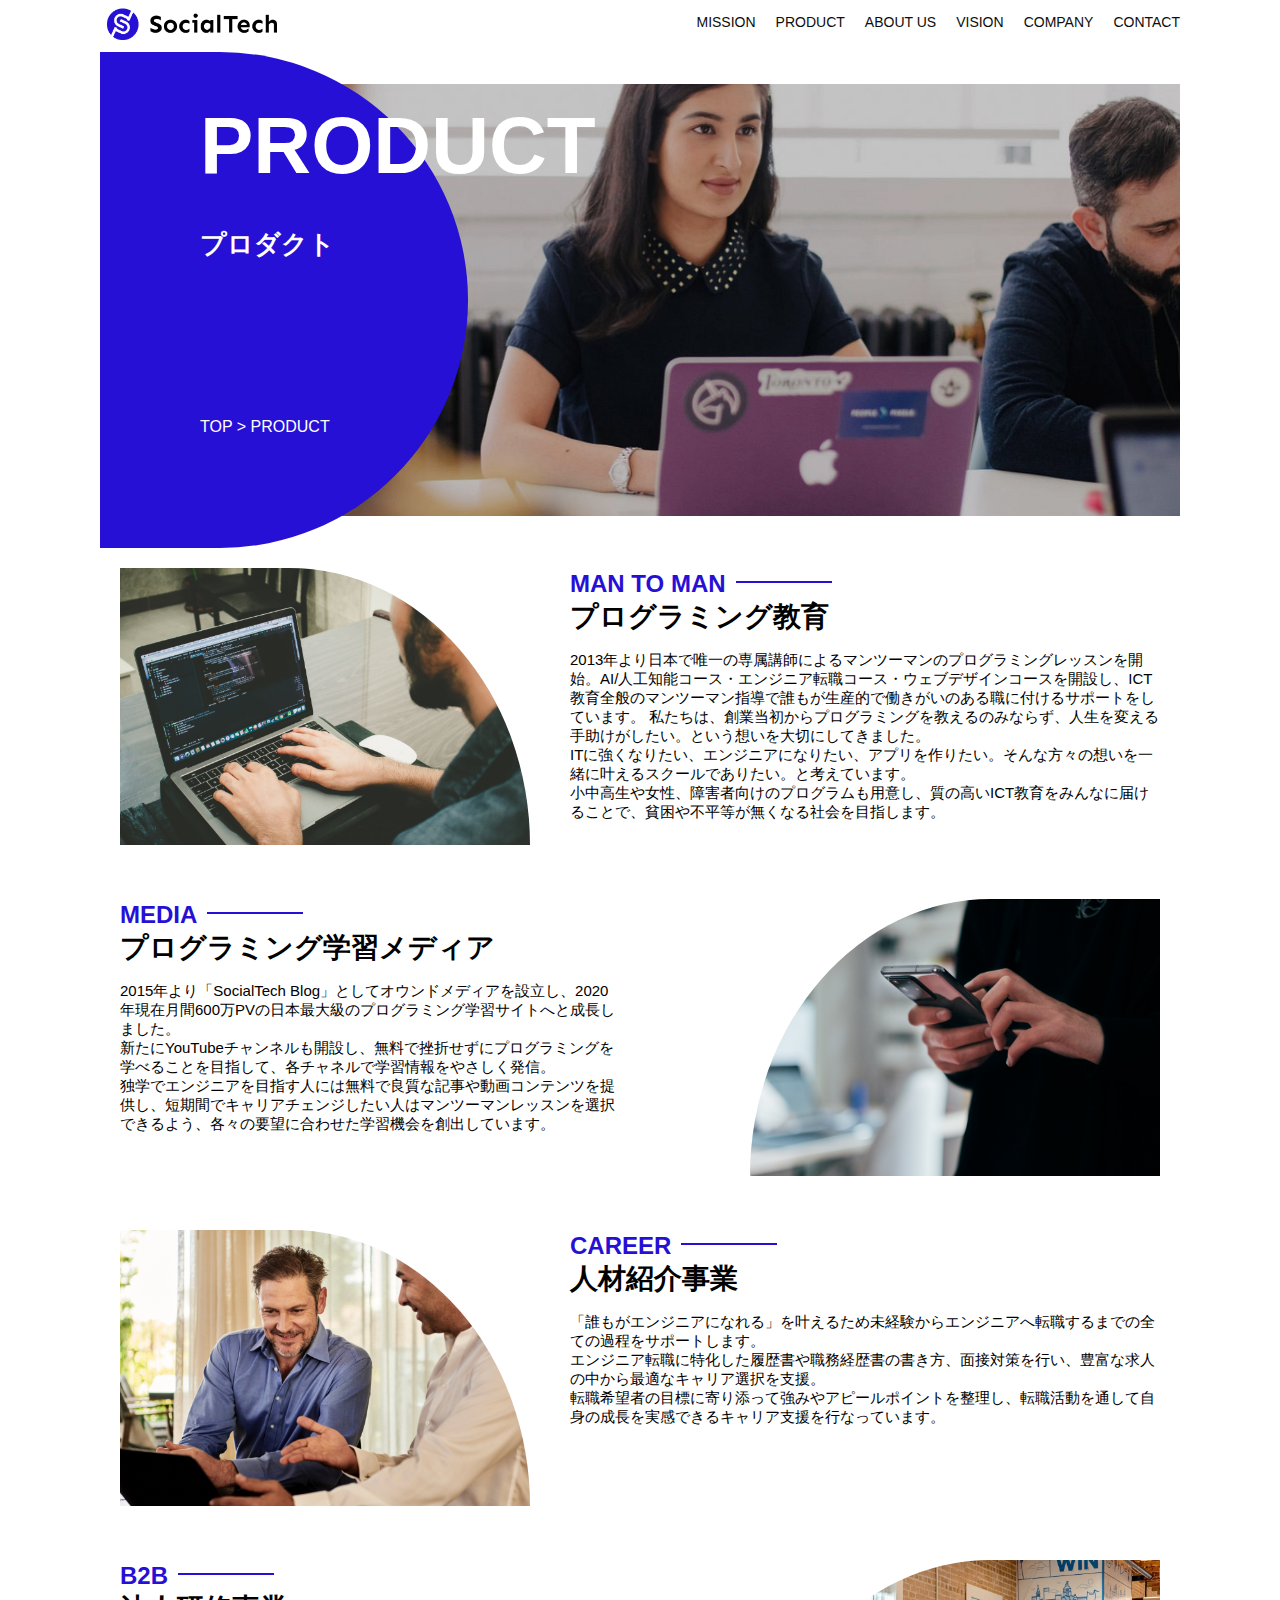
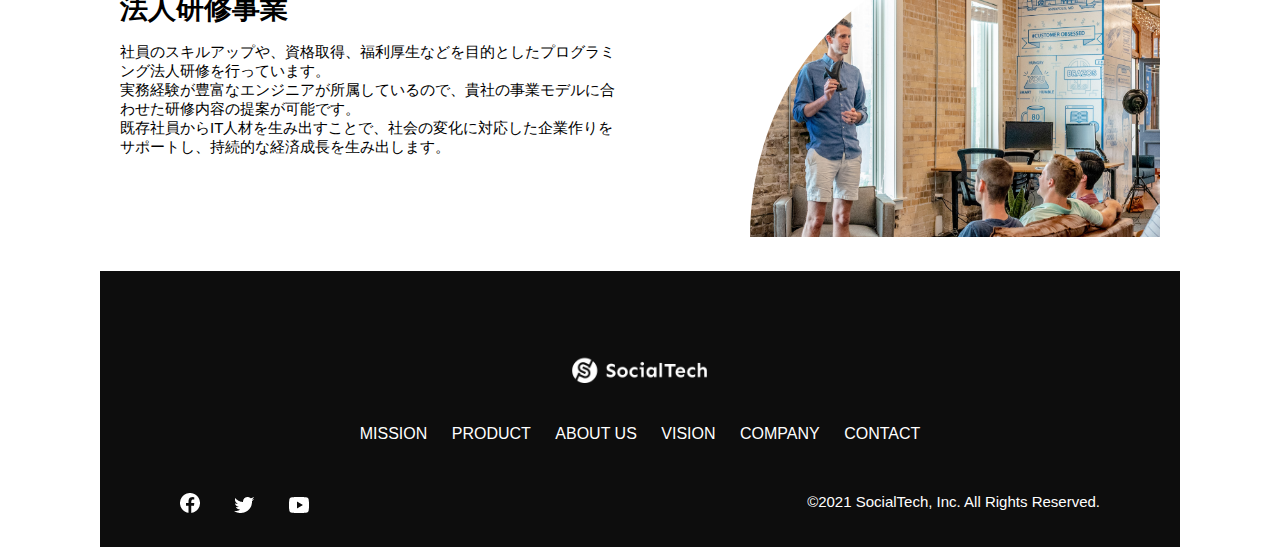
<file: product.html>
<!DOCTYPE html>
<html lang="ja">
  <head>
    <title>SocialTech -PRODUCT プロダクト-</title>
    <meta charset="UTF-8">
    <meta name="viewport" content="width=device-width, initial-scale=1.0">
    <meta name="description" content="SocialTechの4つのプロダクトを紹介します">
    <link rel="stylesheet" href="style.css">
  </head>
  <body>
    <!-- ヘッダー -->
     <header>
      <!-- ロゴ -->
      <a href="index.html" id="logo">
        <img src="images/logo.png" alt="トップページに戻る">
      </a>
      <!-- PC用ナビゲーション -->
       <nav id="nav-pc">
        <ul>
          <li><a href="mission.html">MISSION</a></li>
          <li><a href="product.html">PRODUCT</a></li>
          <li><a href="index.html#aboutus">ABOUT US</a></li>
          <li><a href="index.html#vision">VISION</a></li>
          <li><a href="index.html#company">COMPANY</a></li>
          <li><a href="index.html#contact">CONTACT</a></li>
        </ul>
       </nav>
        <!-- スマホ用メニューボタン -->
         <button id="menu-sp" onclick="document.getElementById('nav-sp').style.display = 'block'">
          <img src="images/button-menu.png" alt="ナビゲーションを開く">
         </button>
         <!-- スマホ用ナビゲーション -->
          <!-- nav-spというidを持つ要素（今回の場合はスマートフォン用ナビゲーション）に対し、クリック（タップ）時にdisplay: none;というスタイルを適用する -->
          <div id="nav-sp">
            <button id="close" onclick="document.getElementById('nav-sp').style.display = 'none'">
              <img src="images/button-close.png" alt="ナビゲーションを閉じる">
            </button>

            <nav>
              <ul>
                <li>
                  <a id="logo-sp" href="index.html" onclick="document.getElementById('nav-sp').style.display = 'none'"><img src="images/logo-sp.png" alt="トップページに戻る"></a>
                </li>
                <li><a class="menu" href="mission.html" onclick="document.getElementById('nav-sp').style.display = 'none'">MISSION</a></li>
                <li><a class="menu" href="product.html" onclick="document.getElementById('nav-sp').style.display = 'none'">PRODUCT</a></li>
                <li><a class="menu" href="index.html#aboutus" onclick="document.getElementById('nav-sp').style.display = 'none'">ABOUT US</a></li>
                <li><a class="menu" href="index.html#vision" onclick="document.getElementById('nav-sp').style.display = 'none'">VISION</a></li>
                <li><a class="menu" href="index.html#company" onclick="document.getElementById('nav-sp').style.display = 'none'">COMPANY</a></li>
                <li><a class="menu" href="index.html#contact" onclick="document.getElementById('nav-sp').style.display = 'none'">CONTACT</a></li>
              </ul>
             </nav>
             <div id="sns">
              <a href="https://www.facebook.com/sejuku2013">
                <img src="images/button-facebook.png" alt="Facebookのリンク">
              </a>
              <a href="https://twitter.com/samuraijuku">
                <img src="images/button-twitter.png" alt="Twitterのリンク">
              </a>
              <a href="https://www.youtube.com/channel/UCCFOQO5aDK0xXam4cUQXT8g">
                <img src="images/button-youtube.png" alt="YouTubeのリンク">
              </a>
             </div>    
          </div>
     </header>

     <main>
      <article>
        <section id="product-main">
          <div class="product-main-inner">
            <div id="product-title">
              <h1>PRODUCT<br><span>プロダクト</span></h1>
              <p>TOP > PRODUCT</p>
            </div>
          </div>
        </section>

        <section class="product-section product-section-left">
          <div class="product-section-img">
            <img src="images/product/product-mantoman.png" alt="PCでコードを書く男性">
          </div>
          <div class="product-read">
            <h2 class="product-h2">MAN TO MAN</h2>
            <h3 class="product-h3">プログラミング教育</h3>
            <p>
              2013年より日本で唯一の専属講師によるマンツーマンのプログラミングレッスンを開始。AI/人工知能コース・エンジニア転職コース・ウェブデザインコースを開設し、ICT教育全般のマンツーマン指導で誰もが生産的で働きがいのある職に付けるサポートをしています。 私たちは、創業当初からプログラミングを教えるのみならず、人生を変える手助けがしたい。という想いを大切にしてきました。<br>ITに強くなりたい、エンジニアになりたい、アプリを作りたい。そんな方々の想いを一緒に叶えるスクールでありたい。と考えています。<br>小中高生や女性、障害者向けのプログラムも用意し、質の高いICT教育をみんなに届けることで、貧困や不平等が無くなる社会を目指します。
            </p>
          </div>
        </section>

        <section class="product-section product-section-right">
          <div class="product-read">
            <h2 class="product-h2">MEDIA</h2>
            <h3 class="product-h3">プログラミング学習メディア</h3>
            <p>2015年より「SocialTech Blog」としてオウンドメディアを設立し、2020年現在月間600万PVの日本最大級のプログラミング学習サイトへと成長しました。<br>新たにYouTubeチャンネルも開設し、無料で挫折せずにプログラミングを学べることを目指して、各チャネルで学習情報をやさしく発信。<br>独学でエンジニアを目指す人には無料で良質な記事や動画コンテンツを提供し、短期間でキャリアチェンジしたい人はマンツーマンレッスンを選択できるよう、各々の要望に合わせた学習機会を創出しています。</p>
          </div>
          <div class="product-section-img">
            <img src="images/product/product-media.png" alt="スマートフォンを操作する人">
          </div>
        </section>

        <section class="product-section product-section-left">
          <div class="product-section-img">
            <img src="images/product/product-career.png" alt="笑顔で話し合う2人の男性">
          </div>
          <div class="product-read">
            <h2 class="product-h2">CAREER</h2>
            <h3 class="product-h3">人材紹介事業</h3>
            <p>「誰もがエンジニアになれる」を叶えるため未経験からエンジニアへ転職するまでの全ての過程をサポートします。<br>エンジニア転職に特化した履歴書や職務経歴書の書き方、面接対策を行い、豊富な求人の中から最適なキャリア選択を支援。<br>転職希望者の目標に寄り添って強みやアピールポイントを整理し、転職活動を通して自身の成長を実感できるキャリア支援を行なっています。<br></p>  
          </div>
        </section>

        <section class="product-section product-section-right">
          <div class="product-read">
            <h2 class="product-h2">B2B</h2>
            <h3 class="product-h3">法人研修事業</h3>
            <p>社員のスキルアップや、資格取得、福利厚生などを目的としたプログラミング法人研修を行っています。<br>実務経験が豊富なエンジニアが所属しているので、貴社の事業モデルに合わせた研修内容の提案が可能です。<br>既存社員からIT人材を生み出すことで、社会の変化に対応した企業作りをサポートし、持続的な経済成長を生み出します。</p>
          </div>
          <div class="product-section-img">
            <img src="images/product/product-b2b.png" alt="講演中の男性とそれを聴く人々">
          </div>
        </section>
      </article>

    </main>
      <footer>
        <div id="footer-logo">
          <img src="images/logo-sp.png" alt="SocialTech">
        </div>
        <div id="footer-link">
          <a href="mission.html">MISSION</a>
          <a href="product.html">PRODUCT</a>
          <a href="index.html#aboutus">ABOUT US</a>
          <a href="index.html#vision">VISION</a>
          <a href="index.html#company">COMPANY</a>
          <a href="index.html#contact">CONTACT</a>
        </div>
        <div id="sns-footer">
          <div class="sns-btns">
            <a href="https://www.facebook.com/sejuku2013"><img src="images/button-facebook.png" alt="Facebookのリンク"></a>
            <a href="https://twitter.com/samuraijuku"><img src="images/button-twitter.png" alt="Twitterのリンク"></a>
            <a href="https://www.youtube.com/channel/UCCFOQO5aDK0xXam4cUQXT8g"><img src="images/button-youtube.png" alt="YouTubeのリンク"></a>
          </div>
          <p id="copyright">&copy;2021 SocialTech, Inc. All Rights Reserved.</p>
        </div>
      </footer>
  </body>  
</html>
</file>
<file: style.css>
/* PC、スマホ共通スタイル　*/
* {
  box-sizing: border-box;
}

p {
  font-size: 15px;
}

body {
  max-width: 1080px;
  margin: 0 auto 0 auto;
  font-family: "Source Sans Pro", "Hiragino Kaku Gothic ProN", Meiryo, Arial, sans-serif;
}

/* ヘッダー */
header {
  display: flex;
  justify-content: space-between;
}

/* ナビゲーションのレイアウト */
#nav-pc {
  font-size: 14px;
}

#nav-pc ul {
  display: flex;
  padding-left: 0;
}

#nav-pc li {
  list-style: none;    /*<li>要素のスタイルを除去*/
}

/* ナビゲーションのリンクの装飾設定 */
#nav-pc a {
  text-decoration: none;      /* リンクの下線を非表示 */
  margin-left: 20px;
  color: #0d0d0d;
}

#nav-pc a:hover {           /* リンクがホバー状態のときのみ下線を表示　*/
  text-decoration: underline;
}

/* スマホ用ナビを非表示 */
#nav-sp,
#menu-sp {
  display: none;
}

/* メインビジュアル */
#main-visual {
  position: relative;
  height: 400px;
}

#main-message {
  position: absolute;
  top: 0;
  left: 0;
  background-color: #2710d5;
  color:#ffffff;
  border-radius: 0 0 476px 0;
  max-width: 620px;
  height: 100%;
  width: 100%;
  z-index: 11;
}

#main-message h1 {
  font-size: 60px;
  margin: 100px 0 0 50px;
}
#main-message > p {
  font-size: 28px;
  margin: 0 0 0 50px;
}

#main-visual > img {
  max-width: 620px;
  border-radius: 476px 0 0 0;
  position: absolute;
  top: 0;
  right: 0;
  z-index: 10;
}

/* 見出し */
h2 {
  margin: 40px 0 0 0;
}

h2::after {             /* 疑似要素 */
  content: url("images/line.png");     /* h2要素の直後に画像を追加　*/
  margin-left: 10px;
}

h3 {
  font-size: 27px;
}

/* ミッション */
#mission {
  margin: 80px auto 80px auto;
}

#mission-flex {
  display: flex;
}

#mission-flex > div {
  width: 50%;               /* 2つのdiv要素をちょうど半分に分ける */
  margin: 20px;
}

#mission-photo {
  width: 100%;
}

#s2dgs {
  margin-top: 50px;
  width: 100%;
}

/* プロダクト */
#product {
  background-color: #fafafa;
  margin: 80px 0 80px 0;
  padding: 10px 40px 0px 40px;
}

/* 外枠 */
#product .product-flex {
  margin-top: 40px;
  display: flex;      /* 子要素を横並び */
}

/* 左のカラム */
#product-left {
  width: 50%;         /* 2つのdiv要素をちょうど半分に分ける */
  margin-right: 20px;
}

/* 右のカラム */
#product-right {
  width: 50%;         /* 2つのdiv要素をちょうど半分に分ける */
  margin-left: 20px;
  margin-top: 80px;
}

/* 画像+説明の枠 */
#product-left > div {
  position: relative;       /* 子要素である画像やテキストに相対(rerative)位置で配置 */
  height: 480px;
  margin-right: 20px;
}

#product-right > div {
  position: relative;       /* 子要素である画像やテキストに相対(rerative)位置で配置 */
  height: 480px;
  margin-left: 20px;
}

/* 画像 */
.product-photo {
  width: 100%;              /* 親要素の幅に合わせる */
}

/* 説明文の枠 */        
.product-explain {
  background-color: #ffffff;
  position: absolute;       /* 絶対(absolute)位置で配置 */
  left: 0;
  bottom: 50px;
  margin: 0 40px 0 40px;
  padding: 20px;
  box-shadow: 5px 5px 10px rgba(0, 0, 0, 0.05);
}

/* 説明文の英語 */
.product-explain > span {
  color: #2710d5;
  font-weight: bold;
  font-size: 16px;
  margin: 0px;
}

/* 説明文の見出し */
.product-explain > h3 {
  margin: 5px 0 5px 0;
}

/* 説明文 */
.product-explain > p {
  font-size: 14px;
  margin: 0;
}

/* もっと見るボタン */
#product-more {
  text-align: center;   /* 中央寄せ */
}

#product-more a {
  position: relative;   /* 相対(relative)位置指定で */
  bottom: -42px;        /* 下に指定 */
}

/* ABOUT US */
#aboutus {
  margin: 80px auto 80px auto;
}

/* 3つの組織文化と画像を入れる */
#aboutus > div {
  display: flex;      /* 子要素を横並びにする */
}

/* 画像 */
.culture-img {
  width: 50%;
  align-self: flex-start;         /* 縦方向の揃え方 上寄せ(flex-start)*/
}

.culture-img2 {
  margin-top: 50px;
  width: 100%;
}

/* 3つの組織文化の表 */
.culture-table {
  margin-right: 50px;
}

/* 番号 */
.culture-num {
  font-size: 80px;
  color: #2710d5;
  padding: 0 20px 0 0;
}

/* 見出し */
.culture-table th {
  text-align: left;
  font-size: 28px;
  font-weight: bold;
}

/* 組織文化英語 */
.culture-en {
  color: #2710d5;
  font-size: 24px;
}

/* 説明文 */
.culture-description {
  margin: 0;
}

/* ビジョン */
#vision {
  margin: 80px auto 80px auto;
}

/* セクション内の外枠 */
#vision > div {
  display: flex;                    /* 子要素を横並びにする */
  justify-content: space-between;   /* 横方向の揃え方 一番左と一番右の子要素を両端に配置し、残りの子要素を均等な間隔で配置する */
  flex-wrap: wrap;                  /* 幅が足りなくなったら上から下に折り返しする */
}

/* 7つの行動指針の枠 */
.vision-box {
  width: 300px;
  height: 300px;
  margin-bottom: 30px;
  position: relative;               /* 現在の位置を基準に相対的(relative)な位置に配置 */
}

.vision-box > img {
  width: 100%;
  position: relative;
  z-index: 30;
}

.vision-box > div {
  position: absolute;
  top: 0;
  left: 0;
  z-index: 31;
  margin-right: 20px;
}

.vision-box > div > h4 {
  color: #2710d5;
  font-size: 19px;
  margin: 80px 0 0 0;
}

/* h4 の一文字目 */
.vision-box > div > h4::first-letter {
  font-size: 40px;
}

.vision-box > div > h5 {
  font-size: 20px;
  margin: 0 0 0 0;
}

.vision-box > div > p {
  margin: 10px 0 0 0;
}

/* 会社概要 */
#company {
  margin: 80px auto 80px auto;
}

#company-table {
  width: 100%;
}

.tableheader {
  text-align: left;
  padding: 20px;
  border-bottom-color: #2710d5;
  border-bottom-width: 1px;
  border-bottom-style: solid;
  width: 100px;
}

.tableheader-first {
  border-top-color: #2710d5;
  border-top-width: 1px;
  border-top-style: solid;
}

.cell {
  padding: 30px;
  border-bottom-color: #ececec;
  border-bottom-width: 1px;
  border-bottom-style: solid;
}

.cell-first {
  border-top-color: #ececec;
  border-top-width: 1px;
  border-top-style: solid;
}

#company > iframe {
  width: 100%;
  height: 368px;
  margin-top: 40px;
}

/* お問い合わせ */
#contact {
  margin: 80px auto 80px auto;
}

/* 外枠 */
#contact > form > div {
  display: flex;
  flex-direction: row;
  flex-wrap: wrap;
  padding-bottom: 30px;
}

/* 左列の見出し */
.contact-heading {
  width: 240px;
  align-self: center;
}

/* 見出しのラベル */
.contact-label {
  font-weight: bold;
}

/* 必須 */
.contact-span {
  color: #ce2222;
  margin: 0 0 0 20px;
  font-weight: bold;
}

/* テキストボックス */
.contact-textbox {
  border-top: 0px;
  border-left: 0px;
  border-right: 0px;
  border-bottom-width: 1px;
  border-bottom-color: #707070;
  border-style: solid;
  background-color: #fafafa;
  width: 400px;
  height: 56px;
}

/* お問い合わせ内容のテキストエリア */
.contact-textarea {
  border-top: 0px;
  border-left: 0px;
  border-right: 0px;
  border-bottom-width: 1px;
  border-bottom-color: #707070;
  background-color: #fafafa;
  width: 400px;
  height: 200px;
}

/* 個人情報の取り扱い */
#contact dt {
  font-weight: bold;
}

#contact dd {
  margin: 0 0 16px 0;
}

#contact dd p {
  margin: 0;
}

#contact dd ul {
  padding-left: 0;
}

#contact dd li {
  margin-bottom: 0;
  list-style: none;
}

/* フッター */
footer {
  background-color: #0d0d0d;
  text-align: center;
  padding: 80px 80px 30px 80px;
}

#footer-logo {
  margin-bottom: 30px;
}

#footer-link {
  margin-bottom: 50px;
}

#footer-link > a {
  text-decoration: none;
  margin: 10px;
  color: #ffffff;
}

#footer-link > a:hover {
  text-decoration: underline;
}

#sns-footer {
  display: flex;
  justify-content: space-between;
  text-align: left;
}

#sns-footer a {
  margin-right: 30px;
}

#copyright {
  color: #ffffff;
  margin: 0;
}

  /* mission.html用スタイル */
  /* ミッションのメインビジュアル */
  .mission-main-inner {
    background-image: url("images/mission/mission-main.png");
    background-repeat: no-repeat;
    background-position-y: center;
  }

  #mission-title {
    background-color: #2710d5;
    width: 368px;
    color: #ffffff;
    height: 496px;
    border-radius: 0 248px 248px 0;
    position: relative;
  }

  #mission-title h1 {
    position: absolute;
    top: 0;
    left: 100px;
    font-size: 80px;
    line-height: 1;
  }

  #mission-title h1 span {
    font-size: 26px;
  }

  #mission-title > p {
    position: absolute;
    top: 350px;
    left: 100px;
    font-size: 16px;
  }

  /* ミッションページ　S2DGSの設定 */
  #mission-s2dgs {
    padding: 20px;
  }

  .mission-h2 {
    color: #2710d5;
    font-size: 40px;
  }

  .mission-h2::after {
    content: none;
  }

  /* ミッションページ　5つのゴールの設定 */
  #mission-five-goals {
    padding: 20px;
    display: flex;
  }

  #mission-five-goals  .five-goals-image {
    width: 30%;
    padding: 20px;
  }

  #mission-five-goals .five-goals-image img {
    width: 100%;
  }

  #mission-five-goals .five-goals-read {
    width: 70%;
    padding: 20px;
  }

  #mission-five-goals .five-goals-read > div {
    margin-bottom: 40px;
  }

  .fivegoals-image-right {
    float: right;
    margin: 20px;
  }

  .fivegoals-image-left {
    float: left;
    margin: 20px;
  }

  .fivegoals-number {
    color: #2710d5;
    font-size: 48px;
    font-weight: bold;
    margin: 0;
  }

  .fivegoals-h3 {
    font-size: 28px;
    margin: 0;
  }

  .fivegoals-p {
    margin: 0;
  }

  /* プロダクトページ */
  .product-main-inner {
    background-image: url("images/product/product-main.png");
    background-repeat: no-repeat;
    background-position-y: center;
  }

  #product-title {
    background-color: #2710d5;
    width: 368px;
    color: #ffffff;
    height: 496px;
    border-radius: 0 248px 248px 0;
    position: relative;
  }

  #product-title h1 {
    position: absolute;
    top: 0;
    left: 100px;
    font-size: 80px;
    line-height: 1;
  }

  
  #product-title h1 span {
    font-size: 26px;
  }

  #product-title > p {
    position: absolute;
    top: 350px;
    left: 100px;
    font-size: 16px;
  }
    /* セクション */
    .product-section {
      display: flex;
      padding: 20px 20px 0;
    }

    .product-section .product-section-img {
      width: 450px;
    }

    /* 左が画像のセクション */
    .product-section-left .product-section-img img {
      width: 100%;
      padding: 0 40px 30px 0;
      border-radius: 0 432px 0 0;
    }

    .product-section-left .product-read {
      width: 50%;
      flex-grow: 1;
    }

    .product-section-left .product-read p {
      margin-bottom: 0;
    }

    /* 右が画像のセクション */
    .product-section-right {
      justify-content: space-between;
    }

    .product-section-right .product-section-img img {
      width: 100%;
      padding: 0 0 30px 40px;
      border-radius: 432px 0 0 0;
    }

    .product-section-right .product-read {
      width: 500px;
    }

    .product-h2 {
      color: #2710d5;
      font-size: 24px;
      margin: 0;
    }

    .product-h3 {
      font-size: 28px;
      margin: 0;
    }


/* =============================
  スマートフォン用のスタイル
   ============================= */
@media screen and (max-width: 767px) {
  /* PC用ナビゲーション非表示 */
  #nav-pc {
    display: none;
  }

  /* ハンバーガーメニュー */
  #menu-sp {
    display: block;
    background-color: transparent;
    float: right;
    padding: 0;
    border: none;
  }

  /* スマホ用ナビゲーションの表示切替 */
  /* 初期状態、レイアウトと非表示設定 */
  #nav-sp {
    background-color: #2710d5;
    position: fixed;
    left: 0;
    top: 0;
    height: 100%;
    width: 100%;
    display: none;
    z-index: 100;
  } 
  /* xボタン */
  #close {
    position: absolute;
    top: 20px;
    right: 20px;
    background-color: transparent;
    border: none;
  }

  #nav-sp nav ul {
    padding-left: 0;
  }

  #nav-sp nav li {
    list-style: none;
  }

  #logo-sp {
    margin: 80px 0 30px 20px;
  }

  /* ナビゲーションのリンクの装飾設定 */
  #nav-sp nav a {
    display: block;
    color: #ffffff;
  }

  #nav-sp nav a:hover {
    text-decoration: underline;
  }

  #nav-sp .menu {
    text-decoration: none;
    margin: 0 20px 0 20px;
    height: 44px;
    font-size: 16px;
    background-image: url("images/arrow.png");
    background-repeat: no-repeat;
    background-position: right top;
  }

  #sns {
    position: absolute;
    bottom: 20px;
    left: 20px;
  }

  #sns > a {
    margin-right: 30px;
  }

  /* メインビジュアル */
  #main-visual {
    position: relative;
    height: 470px;
  }

  #main-visual > div {
    text-align: center;
    height: 280px;
  }

  #main-visual h1 {
    font-size: 28px;
    margin: 90px 0 0 0;
  }

  #main-visual > div > p {
    margin: 0;
    font-size: 15px;
  }

  #main-visual > img {
    width: 100%;
    border-radius: 476px 0 0 0;
    top: auto;
    bottom: 0;
  }

  /* 見出し */
  h2 {
    margin: 15px 0 15px 0;
  }

  h3 {
    font-size: 24px;
    margin: 10px 0 0 0;
  }

  /* ミッション */
  #mission {
    margin: 20px 0 20px 0;
    padding: 0 20px 0 20px;
  }

  #mission-flex {
    flex-direction: column;
  }

  #mission-flex > div {
    width: 100%;
    margin: 0;
  }

  /* プロダクト */
  #product {
    margin: 0;
    padding: 10px 20px 0 20px;
  }

  /* 外枠 */
  #product .product-flex {
    flex-direction: column;
    margin-top: 0;
  }

  /* 左右のカラム　スマホでは縦並び */
  #product-left,
  #product-right {
    width: 100%;
    margin: 0;
  }

  /* 画像＋説明の枠 */
  #product-left > div,
  #product-right > div {
    height: auto;
    margin: 0;
  }

  /* 説明文の枠 */
  .product-explain {
    position: relative;
    margin: 0;
  }

  .product-explain > h3 {
    margin: 10px 0 10px 0;
    font-size: 24px;
  }

  /* もっと見るボタン */
  #product-more {
    text-align: left;
  }

  /* ABOUT US */
  #aboutus {
    margin: 80px 20px 80px 20px;
  }

  #aboutus > div {
    flex-direction: column;
  }

  .culture-table th {
    font-size: 16px;
  }

  .culture-table {
    margin-right: 0;
    padding-right: 20px;
    order: 2;
  }

  .culture-img {
    width: 100%;
    order: 1;
  }

  .culture-img2 {
    margin-top: 0;
  }

  .culture-num {
    padding: 0;
  }

  .culture-description {
    margin: 0;
  }

  /* ビジョン */
  #vision {
    margin: 80px 20px 80px 20px;
  }

  .vision-box > img {
    position: absolute;
    top: 0;
    left: 0;
  }

  .vision-box > div > h4 {
    margin: 60px 0 0 0;
  }

  /* 会社概要 */
  #company {
    margin: 0 20px 0 20px;
  }

  #company > h3 {
    margin-bottom: 20px;
  }

  .tableheader {
    width: 50px;
  }

  .cell {
    padding: 20px;
  }

  #company > iframe {
    height: 240px;
  }

  /* お問い合わせ */
  #contact {
    margin: 80px 20px 80px 20px;
  }

  #contact > h3 {
    margin-bottom: 20px;
  }

  #contact > form > div {
    flex-direction: column;
    margin-bottom: 20px;
  }

  .contact-heading {
    align-self: auto;
    margin-bottom: 20px;
  }

  .contact-textbox {
    min-width: 300px;
    width: 100%;
  }

  .contact-textarea {
    height: 150px;
    width: 100%;
  }

  .radiobutton {
    margin-bottom: 20px;
  }

  /* フッター */
  footer {
    padding: 30px 20px 50px 20px;
    text-align: left;
  }

  #footer-link > a {
    margin: 0 20px 30px 0;
    display: block;
    background-image: url("images/arrow.png");
    background-repeat: no-repeat;
    background-position: right top;
  }

  #footer-link > a:hover {
    text-decoration: underline;
  }

  #sns-footer {
    flex-direction: column;
    justify-content: flex-start;
  }

  #copyright {
    font-size: 12px;
    margin-top: 30px;
  }

  /* mission.html用スタイル */
    /* ミッションのメインビジュアル */
    #mission-main {
      height: 256px;
      margin-top: 4%;
      position: relative;
    }

    .mission-main-inner {
      height: 80%;
      background-size: cover;
    }

    #mission-title {
      width: 136px;
      height: 256px;
      position: absolute;
      top: -10%;
    }

    #mission-title h1 {
      left: 20px;
      font-size: 40px;
    }

    #mission-title h1 span {
      font-size: 18px;
    }

    #mission-title > p {
      top: 180px;
      left: 20px;
      font-size: 13px;
    }

    /* ミッションページ　S2DGSの設定 */
    .mission-h2 {
      font-size: 38px;
      margin: 0px;
    }
    
    .mission-h2::after {         
      content: none;     /* 見出しの疑似要素 */
    } 

    #mission-s2dgs > img {
      width: 100%;
    }

    /* ミッションページ　5つのゴールの設定 */
    #mission-five-goals {
      flex-direction: column;
    }

    #mission-five-goals > div {
      padding: 0;
    }

    #mission-five-goals .five-goals-image,
    #mission-five-goals .five-goals-read {
      width: 100%;
      padding: 0;
    } 

    #mission-five-goals .five-goals-read > div {
      display: flex;
      flex-direction: column;
    }

    .fivegoals-image-right,
    .fivegoals-image-left {
      align-self: center;
    }

      /* プロダクトページ */
      #product-main {
        height: 256px;
        margin-top: 4%;
        position: relative;
      }

      .product-main-inner {
        height: 80%;
        background-size: cover;
      }

      #product-title {
        width: 136px;
        height: 256px;
        position: absolute;
        top: -10%;
      }

      #product-title h1 {
        left: 20px;
        font-size: 40px;
      }

      #product-title h1 span {
        font-size: 18px;
      }

      #product-title > p {
        top: 180px;
        left: 20px;
        font-size: 13px;
      }
        /* セクション */
        .product-section {
          flex-direction: column;
        }

        .product-section .product-section-img {
          width: 100%;
        }

        .product-section .product-section-img img {
          width: 100%;
          padding: 0;
        }

        /* 左が画像のセクション */
        .product-section-left .product-section-img img {
          border-radius: 0 300px 0 0;
        }

        .product-section-left .product-read {
          width: 100%;
          flex-grow: 1;
        }

        /* 右が画像のセクション */
        .product-section-right .product-section-img img {
          order: 1;
          border-radius: 300px 0 0 0;
        }

        .product-section-right .product-read {
          order: 2;
          width: 100%;
        }

 }
</file>
